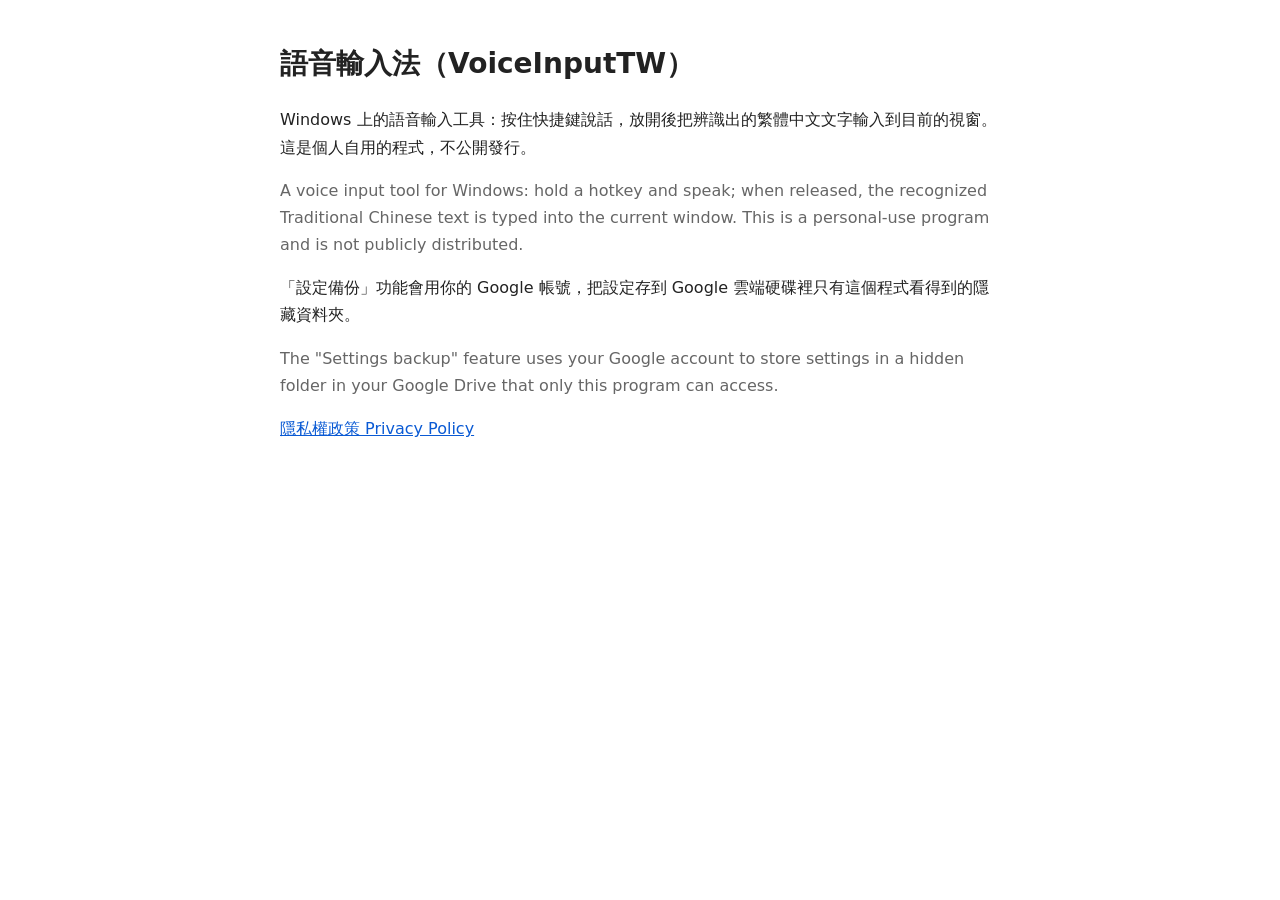
<file: index.html>
<!DOCTYPE html>
<html lang="zh-Hant"><head><meta charset="utf-8"><meta name="viewport" content="width=device-width,initial-scale=1">
<title>語音輸入法（VoiceInputTW）</title><link rel="stylesheet" href="style.css"></head><body>
<h1>語音輸入法（VoiceInputTW）</h1>
<p>Windows 上的語音輸入工具：按住快捷鍵說話，放開後把辨識出的繁體中文文字輸入到目前的視窗。這是個人自用的程式，不公開發行。</p>
<p class="en">A voice input tool for Windows: hold a hotkey and speak; when released, the recognized Traditional Chinese text is typed into the current window. This is a personal-use program and is not publicly distributed.</p>
<p>「設定備份」功能會用你的 Google 帳號，把設定存到 Google 雲端硬碟裡只有這個程式看得到的隱藏資料夾。</p>
<p class="en">The "Settings backup" feature uses your Google account to store settings in a hidden folder in your Google Drive that only this program can access.</p>
<p><a href="privacy.html">隱私權政策 Privacy Policy</a></p>
</body></html>
</file>
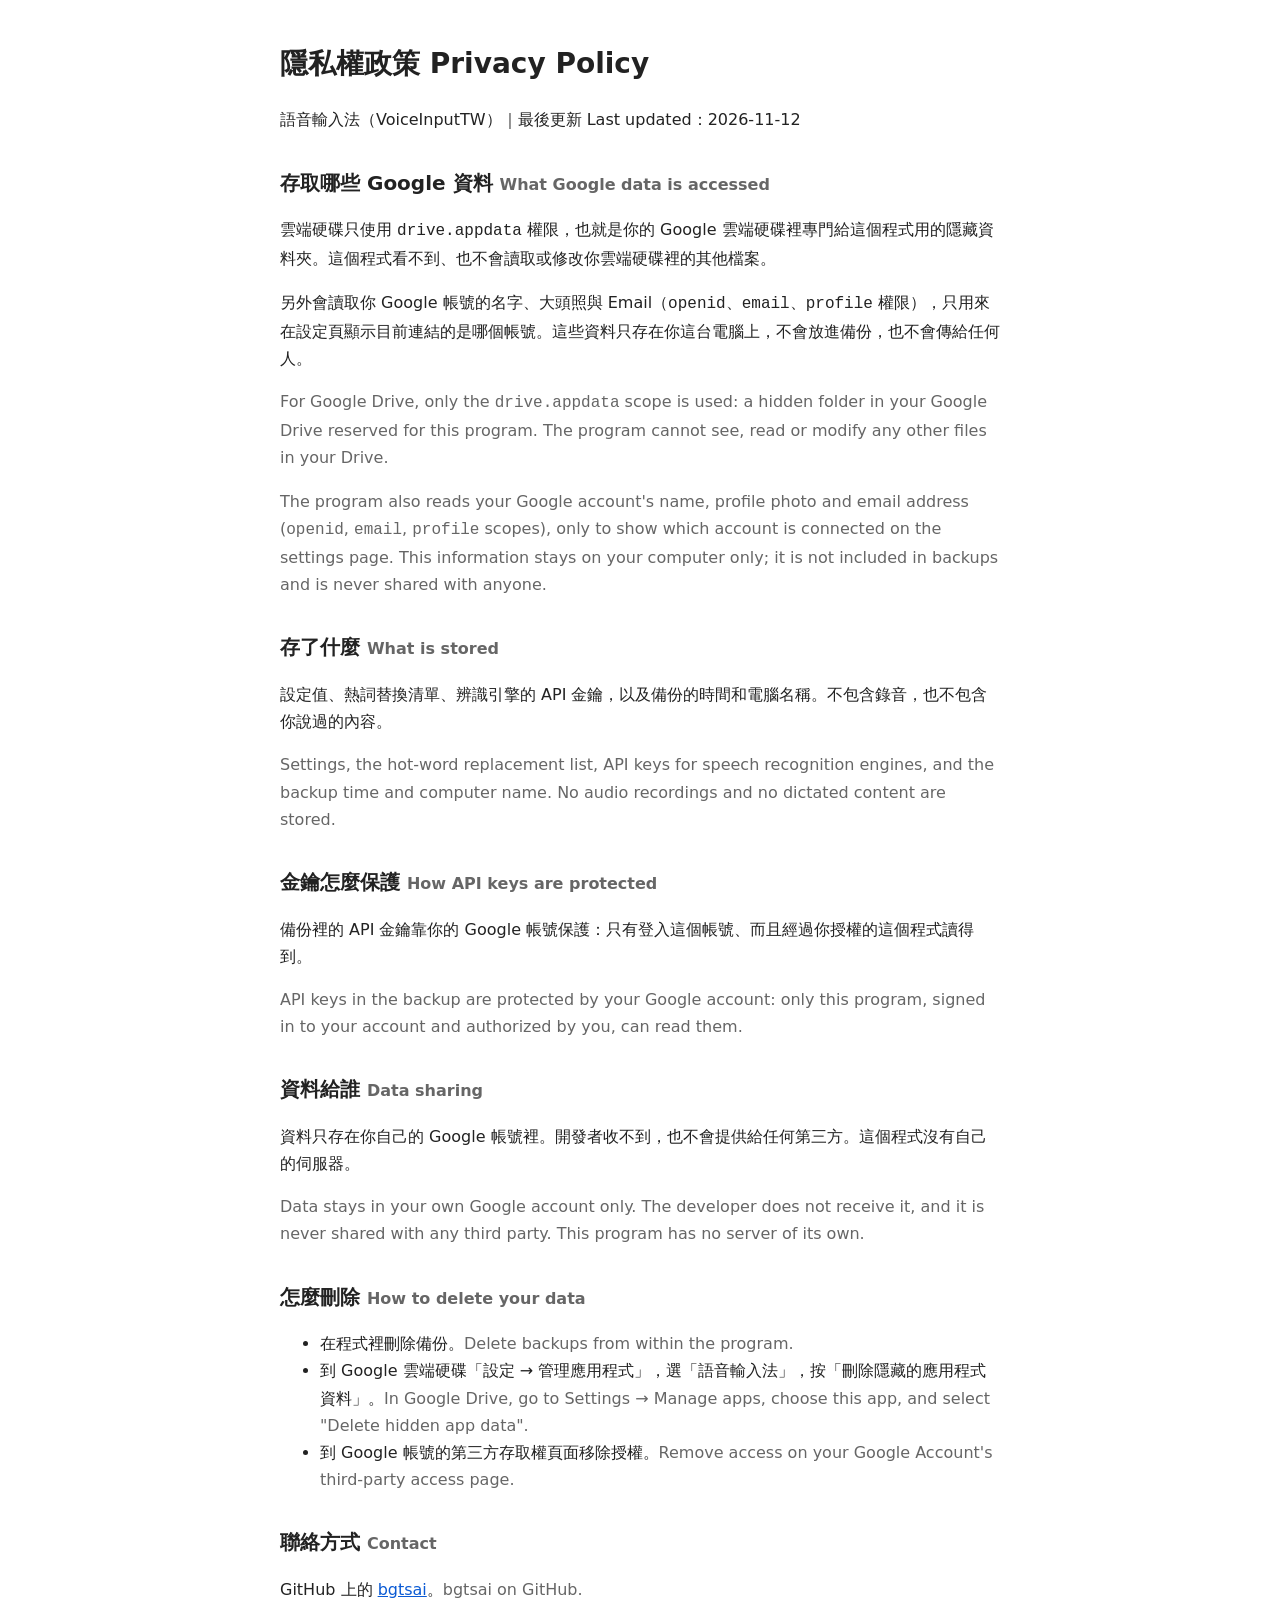
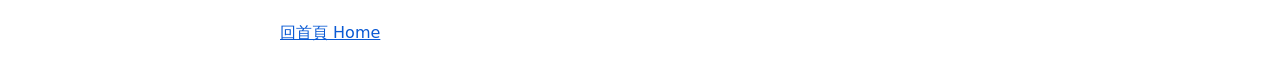
<file: privacy.html>
<!DOCTYPE html>
<html lang="zh-Hant"><head><meta charset="utf-8"><meta name="viewport" content="width=device-width,initial-scale=1">
<title>隱私權政策 Privacy Policy｜語音輸入法（VoiceInputTW）</title><link rel="stylesheet" href="style.css"></head><body>
<h1>隱私權政策 Privacy Policy</h1>
<p>語音輸入法（VoiceInputTW）｜最後更新 Last updated：2026-11-12</p>

<h2>存取哪些 Google 資料 <span class="en">What Google data is accessed</span></h2>
<p>雲端硬碟只使用 <code>drive.appdata</code> 權限，也就是你的 Google 雲端硬碟裡專門給這個程式用的隱藏資料夾。這個程式看不到、也不會讀取或修改你雲端硬碟裡的其他檔案。</p>
<p>另外會讀取你 Google 帳號的名字、大頭照與 Email（<code>openid</code>、<code>email</code>、<code>profile</code> 權限），只用來在設定頁顯示目前連結的是哪個帳號。這些資料只存在你這台電腦上，不會放進備份，也不會傳給任何人。</p>
<p class="en">For Google Drive, only the <code>drive.appdata</code> scope is used: a hidden folder in your Google Drive reserved for this program. The program cannot see, read or modify any other files in your Drive.</p>
<p class="en">The program also reads your Google account's name, profile photo and email address (<code>openid</code>, <code>email</code>, <code>profile</code> scopes), only to show which account is connected on the settings page. This information stays on your computer only; it is not included in backups and is never shared with anyone.</p>

<h2>存了什麼 <span class="en">What is stored</span></h2>
<p>設定值、熱詞替換清單、辨識引擎的 API 金鑰，以及備份的時間和電腦名稱。不包含錄音，也不包含你說過的內容。</p>
<p class="en">Settings, the hot-word replacement list, API keys for speech recognition engines, and the backup time and computer name. No audio recordings and no dictated content are stored.</p>

<h2>金鑰怎麼保護 <span class="en">How API keys are protected</span></h2>
<p>備份裡的 API 金鑰靠你的 Google 帳號保護：只有登入這個帳號、而且經過你授權的這個程式讀得到。</p>
<p class="en">API keys in the backup are protected by your Google account: only this program, signed in to your account and authorized by you, can read them.</p>

<h2>資料給誰 <span class="en">Data sharing</span></h2>
<p>資料只存在你自己的 Google 帳號裡。開發者收不到，也不會提供給任何第三方。這個程式沒有自己的伺服器。</p>
<p class="en">Data stays in your own Google account only. The developer does not receive it, and it is never shared with any third party. This program has no server of its own.</p>

<h2>怎麼刪除 <span class="en">How to delete your data</span></h2>
<ul>
<li>在程式裡刪除備份。<span class="en">Delete backups from within the program.</span></li>
<li>到 Google 雲端硬碟「設定 → 管理應用程式」，選「語音輸入法」，按「刪除隱藏的應用程式資料」。<span class="en">In Google Drive, go to Settings → Manage apps, choose this app, and select "Delete hidden app data".</span></li>
<li>到 Google 帳號的第三方存取權頁面移除授權。<span class="en">Remove access on your Google Account's third-party access page.</span></li>
</ul>

<h2>聯絡方式 <span class="en">Contact</span></h2>
<p>GitHub 上的 <a href="https://github.com/bgtsai">bgtsai</a>。<span class="en">bgtsai on GitHub.</span></p>
<p><a href="index.html">回首頁 Home</a></p>
</body></html>
</file>
<file: style.css>
body{max-width:720px;margin:40px auto;padding:0 20px;font:16px/1.7 system-ui,"Microsoft JhengHei",sans-serif;color:#222}
h1{font-size:28px}h2{font-size:20px;margin-top:32px}
.en{color:#666;font-size:16px}
a{color:#0a5ad4}
@media(prefers-color-scheme:dark){body{background:#1b1b1b;color:#ddd}.en{color:#999}a{color:#6aa8ff}}
</file>
